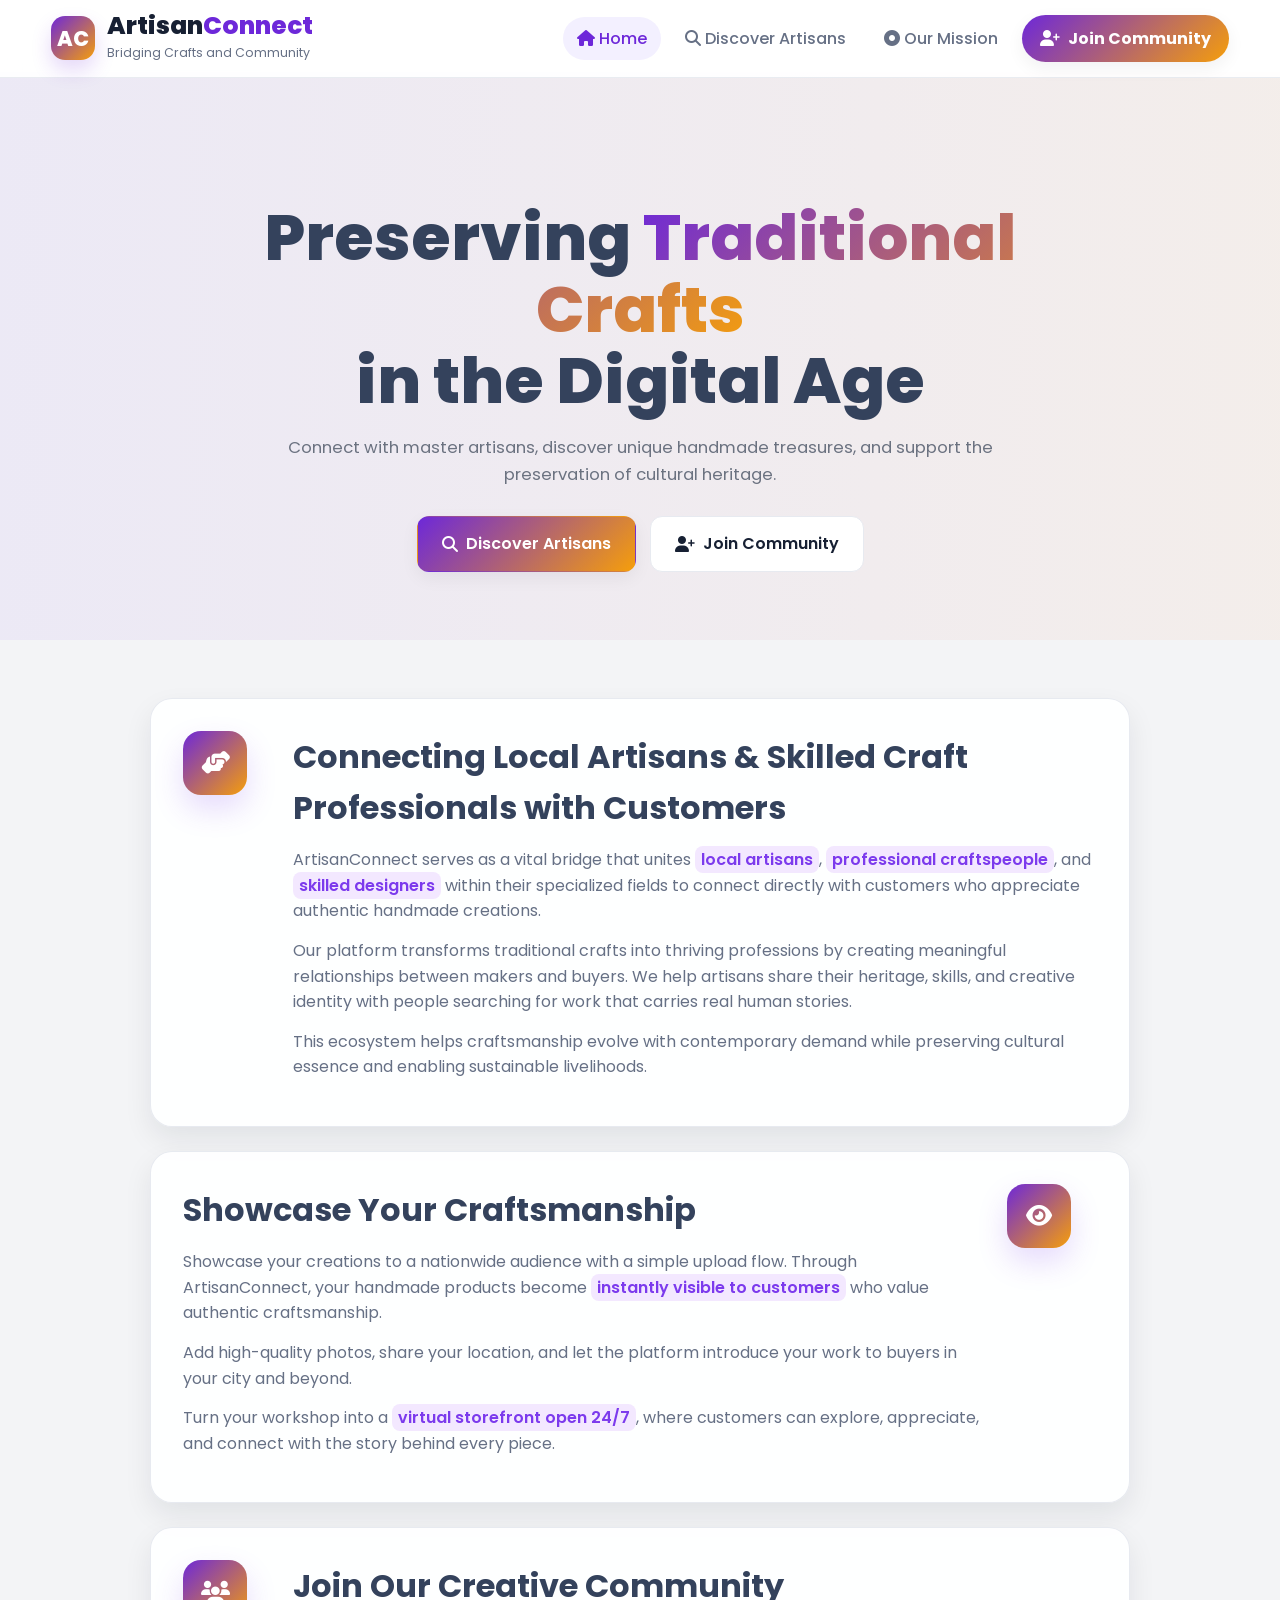
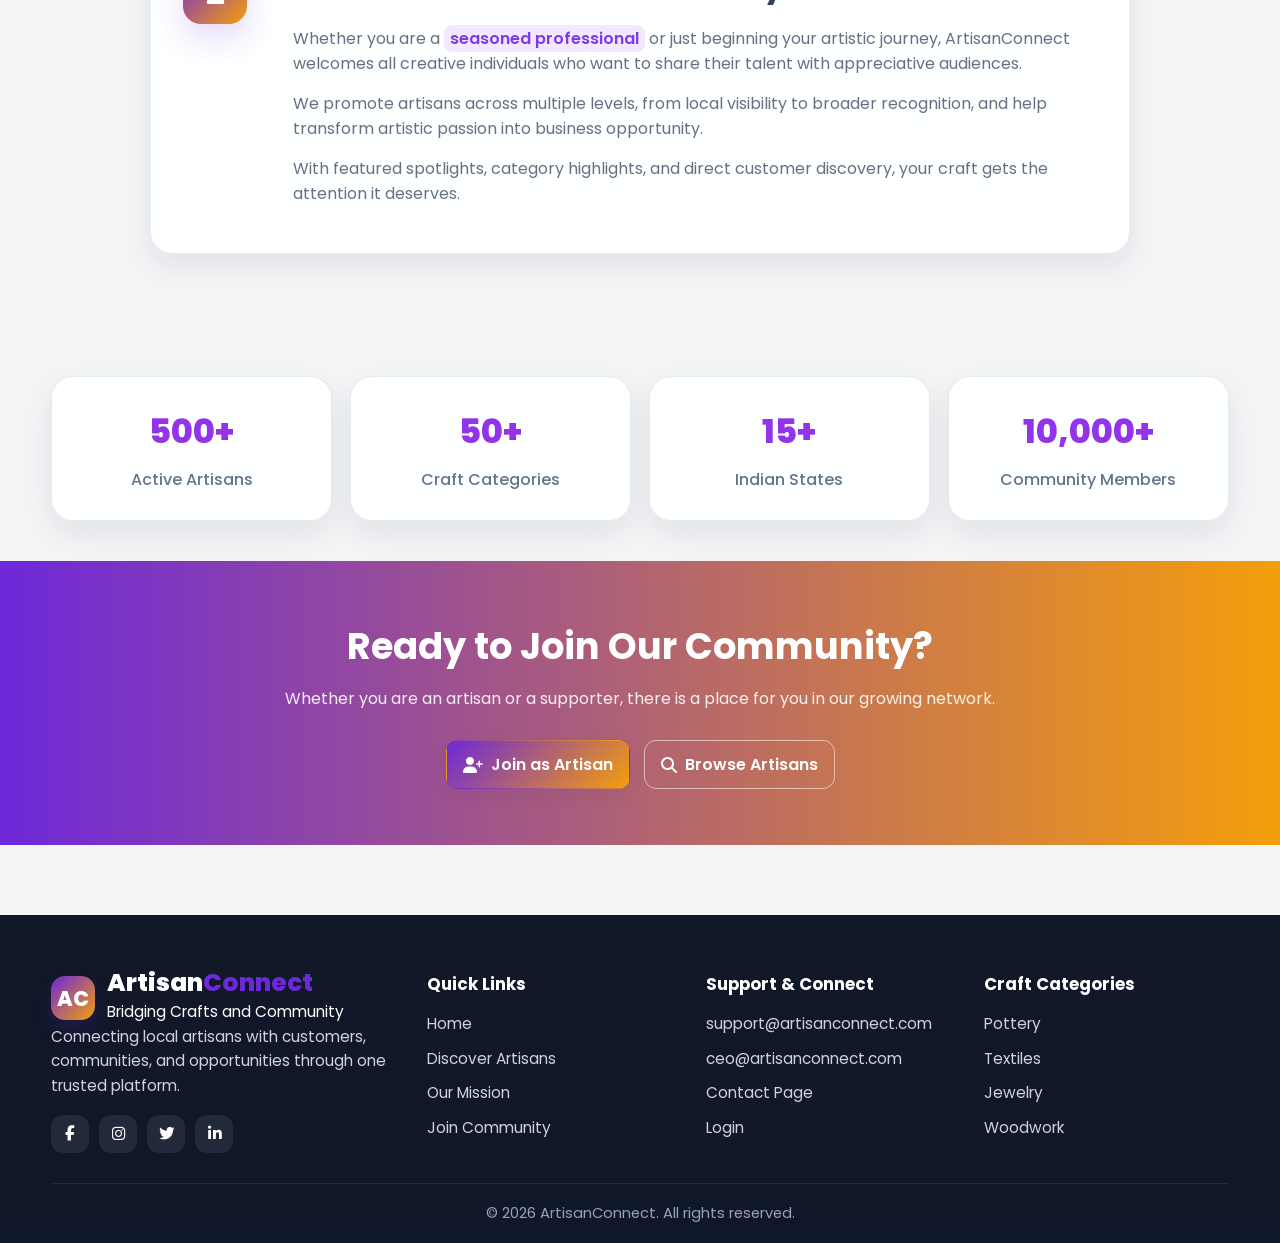
<file: index.html>
<!doctype html>
<html lang="en">
<head>
  <meta charset="UTF-8">
  <meta name="viewport" content="width=device-width,initial-scale=1.0">
  <title>ArtisanConnect - Bridging Crafts and Community</title>
  <meta name="description" content="Discover talented artisans, explore handmade products, and support traditional craftsmanship across India.">
  <link rel="preconnect" href="https://fonts.googleapis.com">
  <link rel="preconnect" href="https://fonts.gstatic.com" crossorigin>
  <link href="https://fonts.googleapis.com/css2?family=Poppins:wght@300;400;500;600;700;800&display=swap" rel="stylesheet">
  <link rel="stylesheet" href="https://cdnjs.cloudflare.com/ajax/libs/font-awesome/6.5.2/css/all.min.css">
  <link rel="stylesheet" href="css/style.css">
  <link rel="stylesheet" href="css/guest-experience.css">
</head>
<body class="home-page marketplace-page">
  <header class="main-header">
    <div class="container header-container">
      <a href="index.html" class="logo">  
        <div class="logo-icon">AC</div>
        <div class="logo-text">
          <h1>Artisan<span>Connect</span></h1>
          <p>Bridging Crafts and Community</p>
        </div>
      </a>

      <nav class="main-nav" id="mainNav">
        <ul>
          <li><a href="index.html" class="nav-link active"><i class="fas fa-house"></i> Home</a></li>
          <li><a href="artisans.html" class="nav-link"><i class="fas fa-magnifying-glass"></i> Discover Artisans</a></li>
          <li><a href="about.html" class="nav-link"><i class="fas fa-circle-dot"></i> Our Mission</a></li>
          <li><a href="join-community.html" class="btn-cta"><i class="fas fa-user-plus"></i> Join Community</a></li>
        </ul>
      </nav>

      <button class="menu-toggle" id="menuToggle" aria-label="Toggle menu">
        <span></span>
        <span></span>
        <span></span>
      </button>
    </div>
  </header>

  <main>
    <section class="hero-section marketplace-hero">
      <div class="container hero-layout">
        <div class="hero-copy text-center">
          <h1>Preserving <span class="text-gradient">Traditional Crafts</span><br>in the Digital Age</h1>
          <p>
            Connect with master artisans, discover unique handmade treasures,
            and support the preservation of cultural heritage.
          </p>
          <div class="hero-actions center-actions">
            <a href="artisans.html" class="btn btn-primary btn-lg"><i class="fas fa-magnifying-glass"></i> Discover Artisans</a>
            <a href="join-community.html" class="btn btn-outline btn-lg"><i class="fas fa-user-plus"></i> Join Community</a>
          </div>
        </div>
      </div>
    </section>

    <section class="feature-stack section-space">
      <div class="container narrow-stack">
        <article class="story-card alternate-card">
          <div class="story-icon"><i class="fas fa-handshake-angle"></i></div>
          <div>
            <h2>Connecting Local Artisans &amp; Skilled Craft Professionals with Customers</h2>
            <p>
              ArtisanConnect serves as a vital bridge that unites <span class="inline-highlight">local artisans</span>,
              <span class="inline-highlight">professional craftspeople</span>, and <span class="inline-highlight">skilled designers</span>
              within their specialized fields to connect directly with customers who appreciate authentic handmade creations.
            </p>
            <p>
              Our platform transforms traditional crafts into thriving professions by creating meaningful relationships between makers and buyers.
              We help artisans share their heritage, skills, and creative identity with people searching for work that carries real human stories.
            </p>
            <p>
              This ecosystem helps craftsmanship evolve with contemporary demand while preserving cultural essence and enabling sustainable livelihoods.
            </p>
          </div>
        </article>

        <article class="story-card alternate-card reverse-icon">
          <div>
            <h2>Showcase Your Craftsmanship</h2>
            <p>
              Showcase your creations to a nationwide audience with a simple upload flow.
              Through ArtisanConnect, your handmade products become <span class="inline-highlight">instantly visible to customers</span>
              who value authentic craftsmanship.
            </p>
            <p>
              Add high-quality photos, share your location, and let the platform introduce your work to buyers in your city and beyond.
            </p>
            <p>
              Turn your workshop into a <span class="inline-highlight">virtual storefront open 24/7</span>, where customers can explore, appreciate,
              and connect with the story behind every piece.
            </p>
          </div>
          <div class="story-icon"><i class="fas fa-eye"></i></div>
        </article>

        <article class="story-card alternate-card">
          <div class="story-icon"><i class="fas fa-users"></i></div>
          <div>
            <h2>Join Our Creative Community</h2>
            <p>
              Whether you are a <span class="inline-highlight">seasoned professional</span> or just beginning your artistic journey,
              ArtisanConnect welcomes all creative individuals who want to share their talent with appreciative audiences.
            </p>
            <p>
              We promote artisans across multiple levels, from local visibility to broader recognition, and help transform artistic passion into business opportunity.
            </p>
            <p>
              With featured spotlights, category highlights, and direct customer discovery, your craft gets the attention it deserves.
            </p>
          </div>
        </article>
      </div>
    </section>

    <section class="stats-strip section-space-sm">
      <div class="container stats-row">
        <div class="stat-box"><strong>500+</strong><span>Active Artisans</span></div>
        <div class="stat-box"><strong>50+</strong><span>Craft Categories</span></div>
        <div class="stat-box"><strong>15+</strong><span>Indian States</span></div>
        <div class="stat-box"><strong>10,000+</strong><span>Community Members</span></div>
      </div>
    </section>

    <section class="cta-band">
      <div class="container text-center text-white">
        <h2>Ready to Join Our Community?</h2>
        <p>Whether you are an artisan or a supporter, there is a place for you in our growing network.</p>
        <div class="hero-actions center-actions">
          <a href="join-community.html" class="btn btn-primary"><i class="fas fa-user-plus"></i> Join as Artisan</a>
          <a href="artisans.html" class="btn btn-outline light-outline"><i class="fas fa-magnifying-glass"></i> Browse Artisans</a>
        </div>
      </div>
    </section>
  </main>

  <footer class="main-footer">
    <div class="container">
      <div class="footer-content">
        <div class="footer-col footer-brand">
          <a href="index.html" class="logo">
            <div class="logo-icon">AC</div>
            <div class="logo-text">
              <h1>Artisan<span>Connect</span></h1>
              <p>Bridging Crafts and Community</p>
            </div>
          </a>
          <p>Bridging the gap between traditional artisans and modern audiences.</p>
          <div class="footer-social">
            <a href="#"><i class="fab fa-facebook-f"></i></a>
            <a href="#"><i class="fab fa-instagram"></i></a>
            <a href="#"><i class="fab fa-twitter"></i></a>
            <a href="#"><i class="fab fa-linkedin-in"></i></a>
          </div>
        </div>

        <div class="footer-col">
          <h3>Quick Links</h3>
          <ul>
            <li><a href="index.html">Home</a></li>
            <li><a href="artisans.html">Discover Artisans</a></li>
            <li><a href="about.html">Our Mission</a></li>
            <li><a href="join-community.html">Join Community</a></li>
          </ul>
        </div>

        <div class="footer-col">
          <h3>Craft Categories</h3>
          <ul>
            <li><a href="artisans.html?craft=pottery">Pottery</a></li>
            <li><a href="artisans.html?craft=textiles">Textiles</a></li>
            <li><a href="artisans.html?craft=jewelry">Jewelry</a></li>
            <li><a href="artisans.html?craft=woodwork">Woodwork</a></li>
          </ul>
        </div>

        <div class="footer-col">
          <h3>Contact Us</h3>
          <ul>
            <li><i class="fas fa-envelope"></i> hello@artisanconnect.com</li>
            <li><i class="fas fa-phone"></i> +91 12345 67890</li>
            <li><i class="fas fa-comments"></i> Live Chat</li>
          </ul>
        </div>
      </div>
      <div class="footer-bottom">© <span id="currentYear"></span> ArtisanConnect. All rights reserved.</div>
    </div>
  </footer>

  <script src="js/main.js"></script>
</body>
</html>
</file>
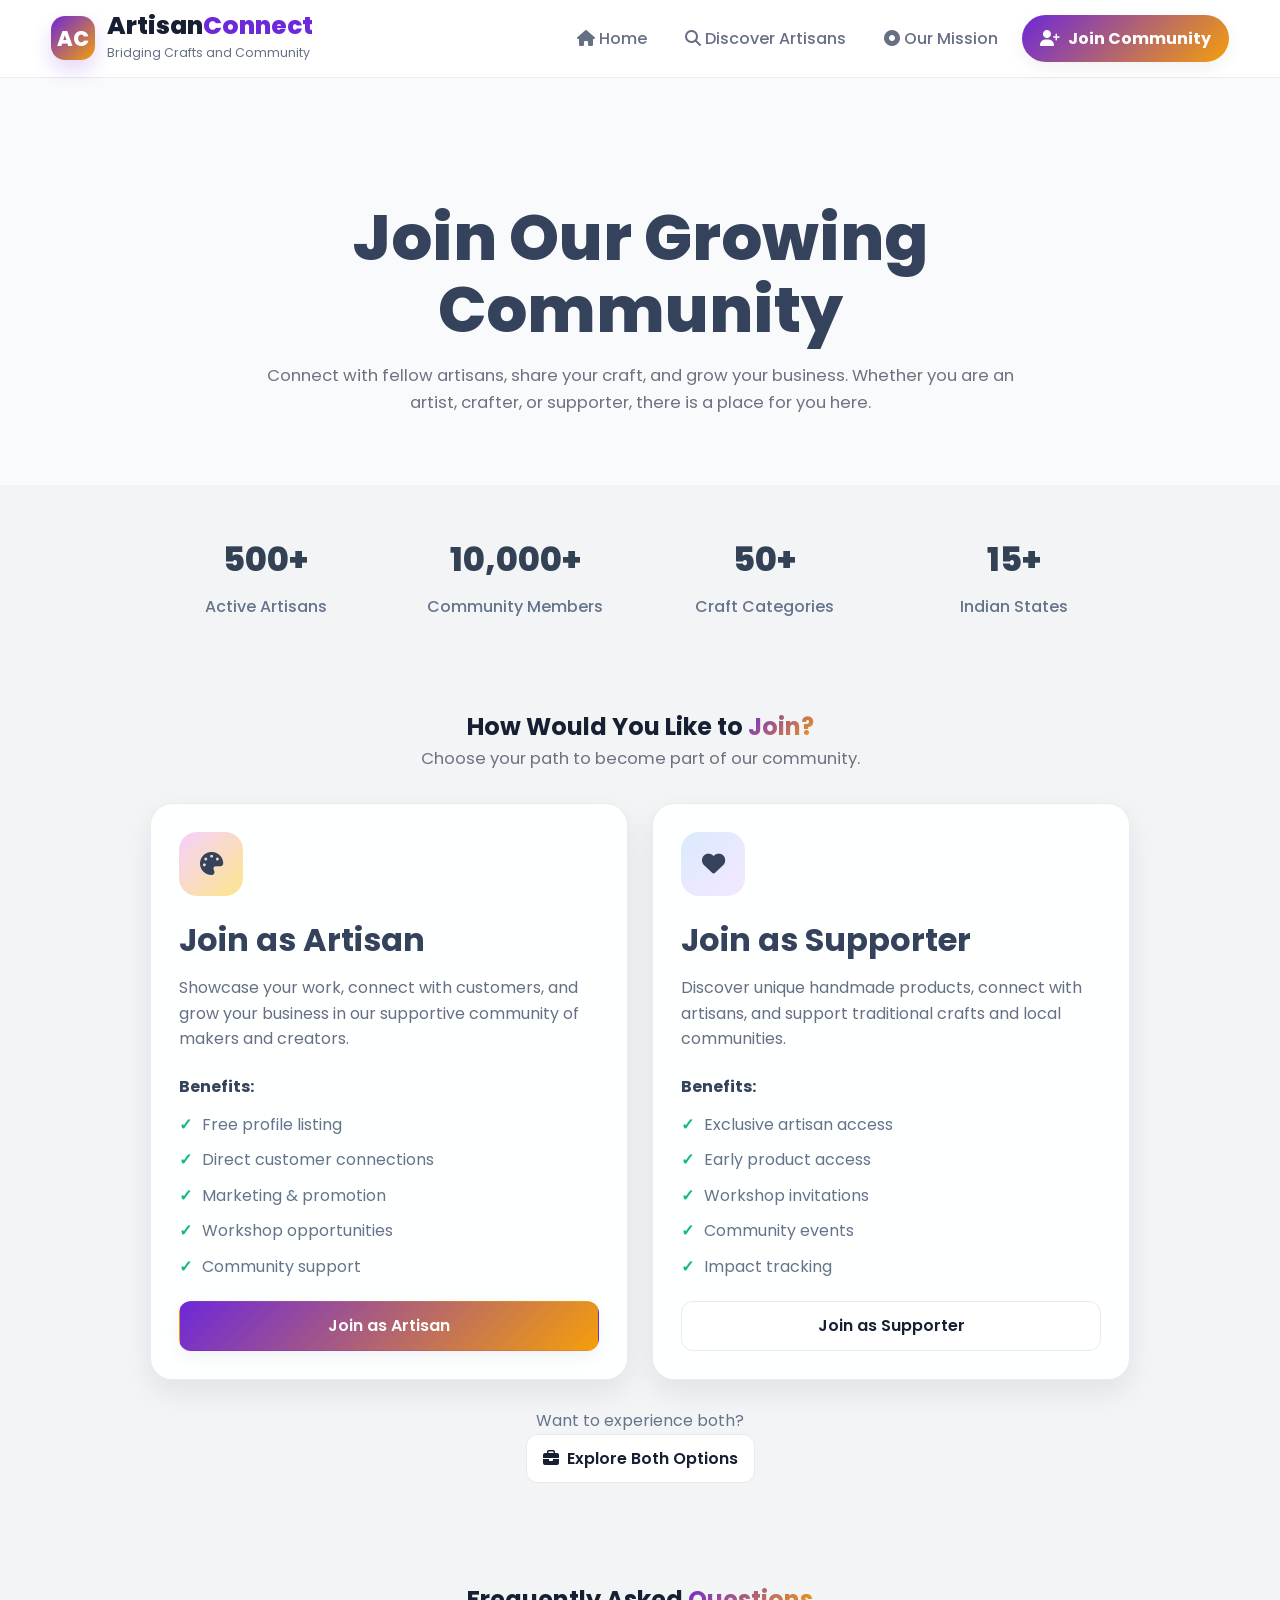
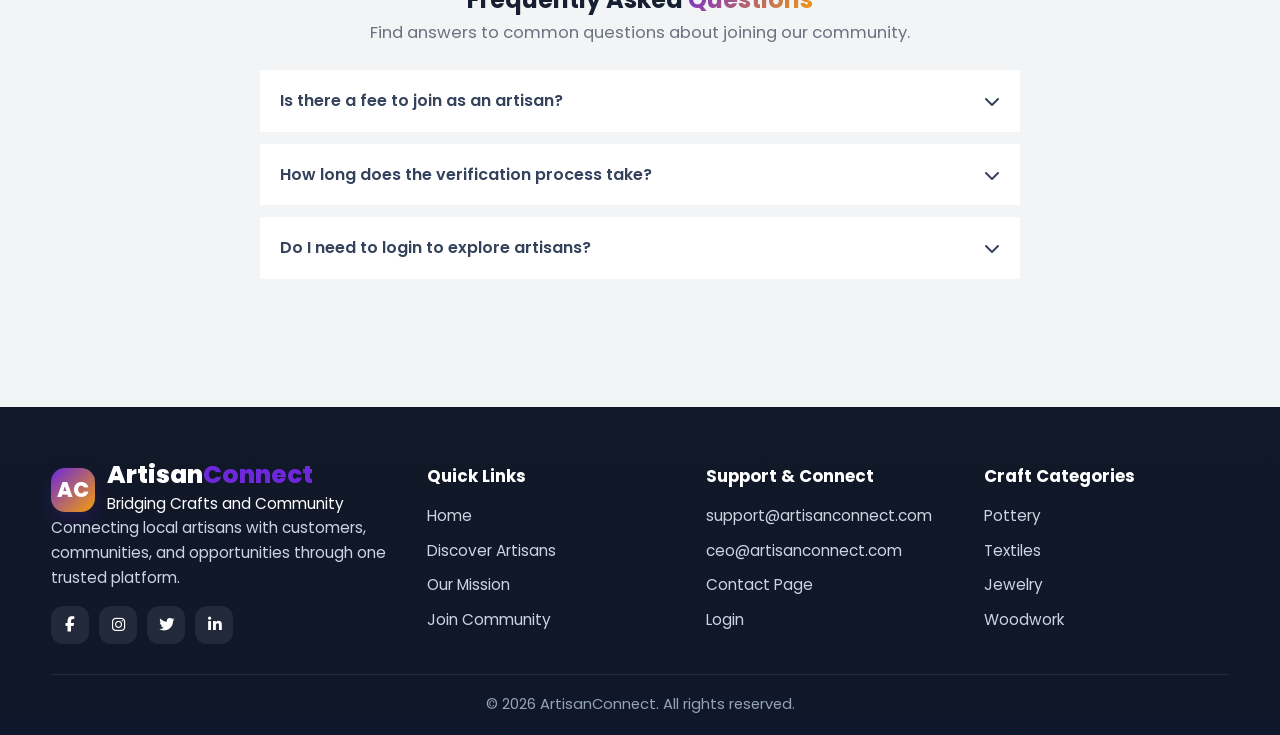
<file: join-community.html>
<!doctype html>
<html lang="en">
<head>
  <meta charset="UTF-8">
  <meta name="viewport" content="width=device-width,initial-scale=1.0">
  <title>Join Community - ArtisanConnect</title>
  <meta name="description" content="Join ArtisanConnect as an artisan or supporter. Users can explore the platform without login and sign in only when they want to take action.">
  <link rel="preconnect" href="https://fonts.googleapis.com">
  <link rel="preconnect" href="https://fonts.gstatic.com" crossorigin>
  <link href="https://fonts.googleapis.com/css2?family=Poppins:wght@300;400;500;600;700;800&display=swap" rel="stylesheet">
  <link rel="stylesheet" href="https://cdnjs.cloudflare.com/ajax/libs/font-awesome/6.5.2/css/all.min.css">
  <link rel="stylesheet" href="css/style.css">
  <link rel="stylesheet" href="css/guest-experience.css">
</head>
<body class="join-page marketplace-page">
  <header class="main-header">
    <div class="container header-container">
      <a href="index.html" class="logo">
        <div class="logo-icon">AC</div>
        <div class="logo-text">
          <h1>Artisan<span>Connect</span></h1>
          <p>Bridging Crafts and Community</p>
        </div>
      </a>

      <nav class="main-nav" id="mainNav">
        <ul>
          <li><a href="index.html" class="nav-link"><i class="fas fa-house"></i> Home</a></li>
          <li><a href="artisans.html" class="nav-link"><i class="fas fa-magnifying-glass"></i> Discover Artisans</a></li>
          <li><a href="about.html" class="nav-link"><i class="fas fa-circle-dot"></i> Our Mission</a></li>
          <li><a href="join-community.html" class="btn-cta"><i class="fas fa-user-plus"></i> Join Community</a></li>
        </ul>
      </nav>

      <button class="menu-toggle" id="menuToggle" aria-label="Toggle menu">
        <span></span><span></span><span></span>
      </button>
    </div>
  </header>

  <main>
    <section class="page-banner muted-banner">
      <div class="container text-center narrow-content">
        <h1>Join Our Growing Community</h1>
        <p>Connect with fellow artisans, share your craft, and grow your business. Whether you are an artist, crafter, or supporter, there is a place for you here.</p>
      </div>
    </section>

    <section class="section-space-sm">
      <div class="container stats-row compact-stats top-align-stats">
        <div class="plain-stat"><strong>500+</strong><span>Active Artisans</span></div>
        <div class="plain-stat"><strong>10,000+</strong><span>Community Members</span></div>
        <div class="plain-stat"><strong>50+</strong><span>Craft Categories</span></div>
        <div class="plain-stat"><strong>15+</strong><span>Indian States</span></div>
      </div>
    </section>

    <section class="section-space-sm">
      <div class="container text-center narrow-content">
        <h2>How Would You Like to <span class="text-gradient">Join?</span></h2>
        <p>Choose your path to become part of our community.</p>
      </div>

      <div class="container join-options-grid">
        <article class="join-option-card">
          <div class="story-icon soft-art"><i class="fas fa-palette"></i></div>
          <h3>Join as Artisan</h3>
          <p>Showcase your work, connect with customers, and grow your business in our supportive community of makers and creators.</p>
          <div class="benefits-list">
            <strong>Benefits:</strong>
            <ul>
              <li>Free profile listing</li>
              <li>Direct customer connections</li>
              <li>Marketing & promotion</li>
              <li>Workshop opportunities</li>
              <li>Community support</li>
            </ul>
          </div>
          <button type="button" class="btn btn-primary btn-full action-requires-auth" id="joinAsArtisanBtn" data-redirect="create-artisan-profile.html">Join as Artisan</button>
        </article>

        <article class="join-option-card">
          <div class="story-icon soft-support"><i class="fas fa-heart"></i></div>
          <h3>Join as Supporter</h3>
          <p>Discover unique handmade products, connect with artisans, and support traditional crafts and local communities.</p>
          <div class="benefits-list">
            <strong>Benefits:</strong>
            <ul>
              <li>Exclusive artisan access</li>
              <li>Early product access</li>
              <li>Workshop invitations</li>
              <li>Community events</li>
              <li>Impact tracking</li>
            </ul>
          </div>
          <button type="button" class="btn btn-outline btn-full action-requires-auth" id="joinAsSupporterBtn" data-redirect="my-account.html">Join as Supporter</button>
        </article>
      </div>

      <div class="text-center dual-option-block">
        <p>Want to experience both?</p>
        <button type="button" class="btn btn-outline action-requires-auth" data-redirect="my-account.html"><i class="fas fa-briefcase"></i> Explore Both Options</button>
      </div>
    </section>

    <section class="section-space faq-section">
      <div class="container narrow-content text-center">
        <h2>Frequently Asked <span class="text-gradient">Questions</span></h2>
        <p>Find answers to common questions about joining our community.</p>
      </div>

      <div class="container faq-list-simple">
        <div class="faq-item simple-faq">
          <button class="faq-question" type="button">Is there a fee to join as an artisan?<i class="fas fa-chevron-down"></i></button>
          <div class="faq-answer"><p>No. Browsing the website is open to everyone, and creating an artisan account can start with a free profile listing.</p></div>
        </div>
        <div class="faq-item simple-faq">
          <button class="faq-question" type="button">How long does the verification process take?<i class="fas fa-chevron-down"></i></button>
          <div class="faq-answer"><p>Basic profile review can usually be completed quickly after signup, depending on the information and images submitted.</p></div>
        </div>
        <div class="faq-item simple-faq">
          <button class="faq-question" type="button">Do I need to login to explore artisans?<i class="fas fa-chevron-down"></i></button>
          <div class="faq-answer"><p>No. Visitors can browse the full website without login. Login or signup is required only when messaging an artisan or creating an artisan profile.</p></div>
        </div>
      </div>
    </section>
  </main>

  <script src="js/main.js"></script>
  <script type="module" src="js/join-community.js"></script>
</body>
</html>
</file>
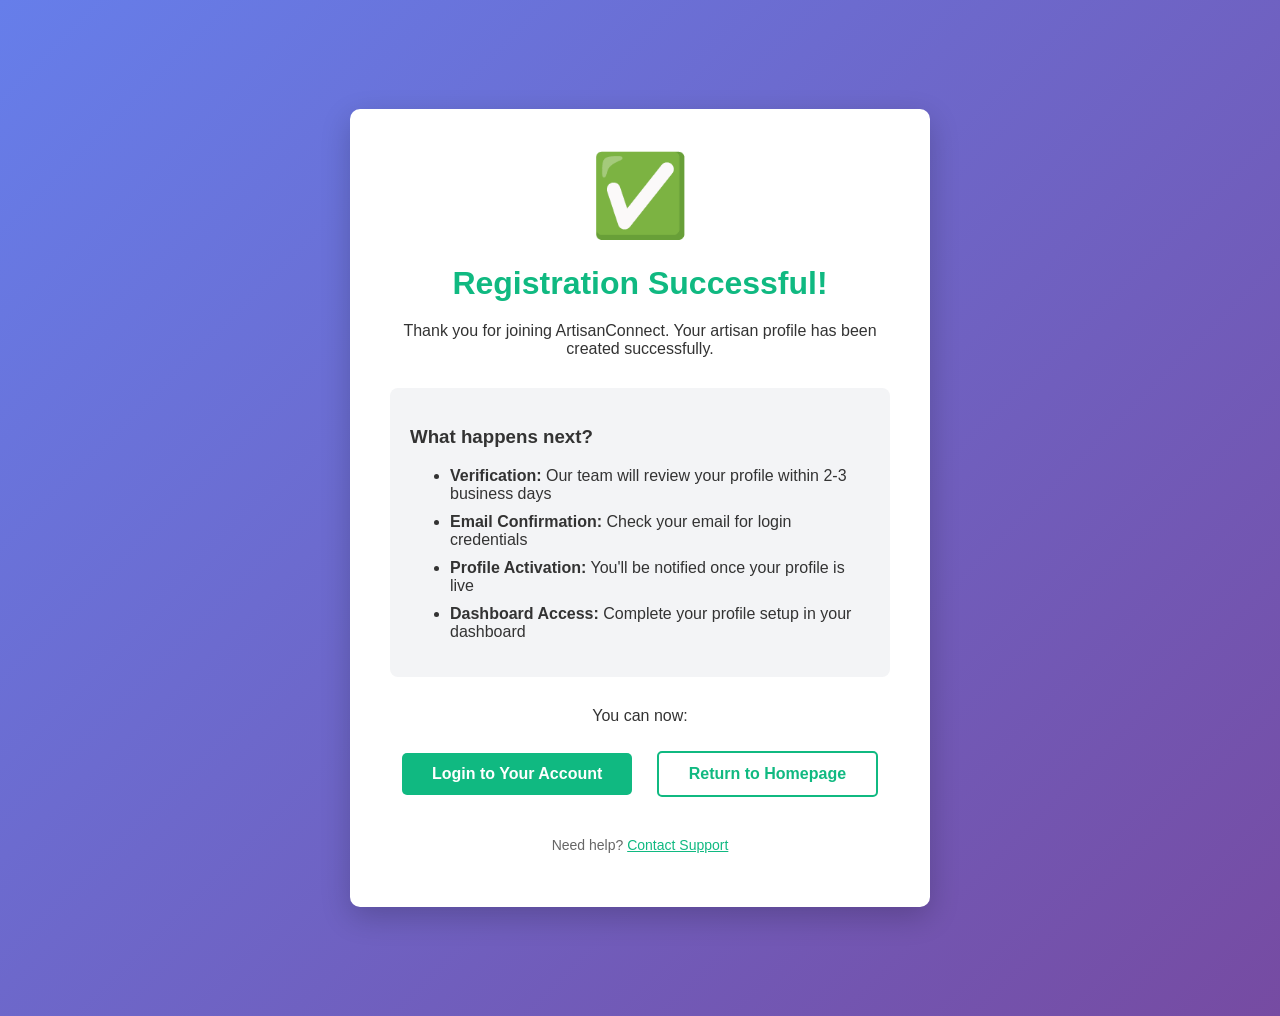
<file: thank-you.html>
<!DOCTYPE html>
<html lang="en">
<head>
    <meta charset="UTF-8">
    <meta name="viewport" content="width=device-width, initial-scale=1.0">
    <title>Registration Successful - ArtisanConnect</title>
    <style>
        body {
            font-family: Arial, sans-serif;
            text-align: center;
            padding: 50px;
            background: linear-gradient(135deg, #667eea 0%, #764ba2 100%);
            color: white;
            min-height: 100vh;
            display: flex;
            align-items: center;
            justify-content: center;
        }
        
        .success-container {
            background: white;
            color: #333;
            padding: 40px;
            border-radius: 10px;
            box-shadow: 0 10px 30px rgba(0,0,0,0.2);
            max-width: 500px;
        }
        
        .checkmark {
            font-size: 80px;
            color: #10b981;
            margin-bottom: 20px;
        }
        
        h1 {
            color: #10b981;
            margin-bottom: 20px;
        }
        
        .next-steps {
            text-align: left;
            margin: 30px 0;
            padding: 20px;
            background: #f3f4f6;
            border-radius: 8px;
        }
        
        .next-steps li {
            margin: 10px 0;
        }
        
        .btn {
            display: inline-block;
            padding: 12px 30px;
            background: #10b981;
            color: white;
            text-decoration: none;
            border-radius: 5px;
            font-weight: bold;
            margin: 10px;
            transition: background 0.3s;
        }
        
        .btn:hover {
            background: #0da271;
        }
        
        .btn-outline {
            background: transparent;
            border: 2px solid #10b981;
            color: #10b981;
        }
        
        .btn-outline:hover {
            background: #10b981;
            color: white;
        }
    </style>
</head>
<body>
    <div class="success-container">
        <div class="checkmark">✅</div>
        <h1>Registration Successful!</h1>
        
        <p>Thank you for joining ArtisanConnect. Your artisan profile has been created successfully.</p>
        
        <div class="next-steps">
            <h3>What happens next?</h3>
            <ul>
                <li><strong>Verification:</strong> Our team will review your profile within 2-3 business days</li>
                <li><strong>Email Confirmation:</strong> Check your email for login credentials</li>
                <li><strong>Profile Activation:</strong> You'll be notified once your profile is live</li>
                <li><strong>Dashboard Access:</strong> Complete your profile setup in your dashboard</li>
            </ul>
        </div>
        
        <p>You can now:</p>
        
        <a href="login.html" class="btn">Login to Your Account</a>
        <a href="index.html" class="btn btn-outline">Return to Homepage</a>
        
        <p style="margin-top: 30px; font-size: 14px; color: #666;">
            Need help? <a href="contact.html" style="color: #10b981;">Contact Support</a>
        </p>
    </div>
    
    <script>
        // Auto-check Firebase to confirm data saved
        setTimeout(() => {
            console.log("✅ Registration verified in Firebase");
        }, 1000);
    </script>
</body>
</html>
</file>
<file: css/style.css>
:root{
  --bg:#f6f7fb;
  --surface:#ffffff;
  --surface-2:#f8fafc;
  --text:#172033;
  --muted:#667085;
  --line:#e7eaf0;

  --primary:#6d28d9;
  --primary-2:#8b5cf6;
  --accent:#f59e0b;
  --success:#10b981;
  --danger:#ef4444;

  --header:#ffffffee;
  --footer:#111827;
  --footer-soft:#1f2937;

  --shadow-sm:0 6px 18px rgba(15,23,42,.06);
  --shadow-md:0 12px 28px rgba(15,23,42,.08);
  --shadow-lg:0 20px 45px rgba(15,23,42,.12);

  --radius:18px;
  --radius-sm:12px;
  --container:1200px;
}

*{margin:0;padding:0;box-sizing:border-box}
html{scroll-behavior:smooth}
body{
  font-family:'Poppins',sans-serif;
  background:linear-gradient(180deg,#f8fafc 0%,#f4f6fb 100%);
  color:var(--text);
  line-height:1.6;
  overflow-x:hidden;
}
img{display:block;max-width:100%}
a{text-decoration:none;color:inherit}
button,input,textarea,select{font:inherit}

.container{
  width:min(var(--container),92%);
  margin:0 auto;
}

.bg-circles{
  position:fixed;
  inset:0;
  z-index:-1;
  overflow:hidden;
}
.bg-circle{
  position:absolute;
  border-radius:50%;
  filter:blur(10px);
  background:radial-gradient(circle,rgba(139,92,246,.14),rgba(245,158,11,.06));
}
.circle-1{width:420px;height:420px;top:-160px;right:-100px}
.circle-2{width:300px;height:300px;left:-80px;bottom:-80px}
.circle-3{width:220px;height:220px;left:50%;top:48%;transform:translate(-50%,-50%)}

.main-header{
  position:fixed;
  top:0;
  left:0;
  width:100%;
  z-index:1000;
  background:var(--header);
  backdrop-filter:blur(16px);
  border-bottom:1px solid rgba(231,234,240,.9);
  transition:.25s ease;
}
.main-header.scrolled{
  box-shadow:var(--shadow-sm);
}
.header-container{
  display:flex;
  align-items:center;
  justify-content:space-between;
  gap:20px;
  padding:14px 0;
}
.logo{
  display:flex;
  align-items:center;
  gap:12px;
}
.logo-icon{
  width:44px;
  height:44px;
  border-radius:14px;
  display:grid;
  place-items:center;
  color:#fff;
  font-weight:800;
  font-size:1.3rem;
  background:linear-gradient(135deg,var(--primary),var(--accent));
  box-shadow:0 10px 20px rgba(109,40,217,.18);
}
.logo-text h1{
  font-size:1.55rem;
  font-weight:800;
  line-height:1;
  color:var(--text);
}
.logo-text h1 span{color:var(--primary)}
.logo-text p{
  font-size:.78rem;
  color:var(--muted);
  margin-top:4px;
}

.main-nav ul{
  display:flex;
  align-items:center;
  gap:10px;
  list-style:none;
}
.nav-link{
  padding:10px 14px;
  border-radius:999px;
  color:var(--muted);
  font-weight:500;
  transition:.2s ease;
}
.nav-link:hover,
.nav-link.active{
  color:var(--primary);
  background:#f3f0ff;
}
.btn-cta,
.btn{
  display:inline-flex;
  align-items:center;
  justify-content:center;
  gap:8px;
  border:none;
  cursor:pointer;
  transition:.22s ease;
}
.btn-cta{
  padding:11px 18px;
  border-radius:999px;
  color:#fff;
  font-weight:700;
  background:linear-gradient(135deg,var(--primary),var(--accent));
  box-shadow:var(--shadow-sm);
}
.btn-cta:hover{transform:translateY(-1px)}

.menu-toggle{
  display:none;
  flex-direction:column;
  gap:4px;
  background:none;
  border:none;
}
.menu-toggle span{
  width:24px;
  height:2px;
  border-radius:999px;
  background:var(--text);
}

.btn{
  padding:11px 16px;
  border-radius:12px;
  font-weight:600;
  border:1px solid transparent;
}
.btn-primary{
  color:#fff;
  background:linear-gradient(135deg,var(--primary),var(--accent));
  box-shadow:var(--shadow-sm);
}
.btn-primary:hover{transform:translateY(-1px)}
.btn-outline{
  color:var(--text);
  background:#fff;
  border-color:var(--line);
}
.btn-outline:hover{
  border-color:var(--primary);
  color:var(--primary);
}
.btn-secondary{
  color:var(--text);
  background:var(--surface-2);
  border:1px solid var(--line);
}
.btn-sm{padding:8px 12px;font-size:.9rem}
.btn-lg{padding:14px 24px;font-size:1rem}
.btn-full{width:100%}

.text-center{text-align:center}
.text-white{color:#fff}
.text-sm{font-size:.95rem;color:var(--muted)}
.text-gradient{
  background:linear-gradient(135deg,var(--primary),var(--accent));
  -webkit-background-clip:text;
  background-clip:text;
  -webkit-text-fill-color:transparent;
}
.highlight{
  background:linear-gradient(135deg,var(--primary),var(--accent));
  -webkit-background-clip:text;
  background-clip:text;
  -webkit-text-fill-color:transparent;
}

input,textarea,select,.form-control,.filter-select{
  width:100%;
  padding:.92rem 1rem;
  background:#fff;
  color:var(--text);
  border:1px solid var(--line);
  border-radius:12px;
  outline:none;
  transition:.2s ease;
}
input:focus,textarea:focus,select:focus,
.form-control:focus,.filter-select:focus{
  border-color:var(--primary-2);
  box-shadow:0 0 0 4px rgba(139,92,246,.10);
}

.main-footer{
  margin-top:70px;
  background:linear-gradient(180deg,var(--footer) 0%,#0f172a 100%);
  color:#e5e7eb;
  padding:56px 0 18px;
}
.footer-content{
  display:grid;
  grid-template-columns:1.4fr 1fr 1fr 1fr;
  gap:34px;
  align-items:start;
}
.footer-col h3{
  font-size:1.05rem;
  margin-bottom:14px;
  color:#fff;
}
.footer-col p,
.footer-col li,
.footer-col a{
  color:#cbd5e1;
  font-size:.96rem;
}
.footer-col ul{
  list-style:none;
  display:grid;
  gap:10px;
}
.footer-col a:hover{color:#fff}
.footer-brand .logo-text h1,
.footer-brand .logo-text p{
  color:#fff;
}
.footer-social{
  display:flex;
  gap:10px;
  margin-top:16px;
}
.footer-social a{
  width:38px;
  height:38px;
  border-radius:12px;
  display:grid;
  place-items:center;
  background:rgba(255,255,255,.08);
  color:#fff;
  transition:.2s ease;
}
.footer-social a:hover{
  transform:translateY(-2px);
  background:linear-gradient(135deg,var(--primary),var(--accent));
}
.footer-bottom{
  margin-top:30px;
  padding-top:18px;
  border-top:1px solid rgba(255,255,255,.08);
  text-align:center;
  color:#94a3b8;
  font-size:.92rem;
}

.page-hero{
  padding:130px 0 54px;
  margin-top:70px;
}

.empty-state,
.card,
.form-container,
.search-section,
.artisan-card,
.review-card,
.widget-card{
  background:rgba(255,255,255,.92);
  border:1px solid rgba(231,234,240,.95);
  border-radius:var(--radius);
  box-shadow:var(--shadow-md);
}

.empty-state{
  padding:44px 22px;
  text-align:center;
}
.empty-state i{
  font-size:2rem;
  color:var(--primary);
  margin-bottom:10px;
}
.empty-state h3{margin-bottom:6px}

@media (max-width:980px){
  .main-nav{display:none}
  .main-nav.active{
    display:block;
    position:absolute;
    top:74px;
    left:0;
    width:100%;
    background:#fff;
    border-bottom:1px solid var(--line);
    box-shadow:var(--shadow-md);
  }
  .main-nav ul{
    flex-direction:column;
    align-items:flex-start;
    padding:14px;
  }
  .menu-toggle{display:flex}
  .footer-content{
    grid-template-columns:1fr 1fr;
  }
}
@media (max-width:640px){
  .footer-content{
    grid-template-columns:1fr;
  }
  .logo-text h1{font-size:1.3rem}
}
</file>
<file: css/guest-experience.css>
.marketplace-page{
  background:#f3f4f6;
}

.hero-section,
.page-banner{
  padding:130px 0 68px;
  margin-top:72px;
}

.marketplace-hero{
  background:linear-gradient(90deg, rgba(124,58,237,.06), rgba(249,115,22,.05));
}

.hero-layout{
  display:flex;
  justify-content:center;
}

.hero-copy{
  max-width:780px;
}

.hero-copy h1,
.page-banner h1{
  font-size:clamp(2.2rem,5vw,4rem);
  line-height:1.12;
  margin-bottom:18px;
  font-weight:800;
  color:#34425c;
}

.hero-copy p,
.page-banner p,
.narrow-content p{
  max-width:760px;
  margin:0 auto;
  color:#6b7280;
  font-size:1.04rem;
}

.hero-actions{
  display:flex;
  gap:14px;
  flex-wrap:wrap;
  margin-top:28px;
}

.center-actions{justify-content:center}

.section-space{padding:58px 0}
.section-space-sm{padding:40px 0}
.pt-0{padding-top:0}

.narrow-stack,
.narrow-content,
.narrow-copy{max-width:980px;margin:0 auto}

.story-card,
.search-shell,
.join-option-card,
.mini-feature-card,
.gallery-panel,
.founder-image-card,
.founder-copy,
.stat-box,
.cardish{
  background:rgba(255,255,255,.92);
  border:1px solid rgba(231,234,240,.96);
  border-radius:22px;
  box-shadow:0 12px 28px rgba(15,23,42,.08);
}

.story-card{
  display:grid;
  grid-template-columns:90px 1fr;
  gap:20px;
  padding:32px;
  margin-bottom:24px;
  align-items:start;
}

.story-card.reverse-icon{
  grid-template-columns:1fr 90px;
}

.story-card h2{font-size:2rem;margin-bottom:14px;color:#34425c}
.story-card p{color:#667085;margin-bottom:14px}
.inline-highlight{
  background:#f3e8ff;
  color:#7c3aed;
  padding:2px 6px;
  border-radius:8px;
  font-weight:600;
}

.story-icon{
  width:64px;
  height:64px;
  border-radius:18px;
  display:grid;
  place-items:center;
  color:#fff;
  font-size:1.45rem;
  background:linear-gradient(135deg,var(--primary),var(--accent));
  box-shadow:0 14px 30px rgba(124,58,237,.18);
}
.story-icon.small{width:58px;height:58px;font-size:1.25rem}
.story-icon.soft-art{background:linear-gradient(135deg,#f5d0fe,#fde68a);color:#34425c;box-shadow:none}
.story-icon.soft-support{background:linear-gradient(135deg,#dbeafe,#f3e8ff);color:#34425c;box-shadow:none}

.stats-row{
  display:grid;
  grid-template-columns:repeat(4,1fr);
  gap:18px;
}

.stat-box{
  padding:28px 18px;
  text-align:center;
}
.stat-box strong,
.plain-stat strong{
  display:block;
  font-size:2.1rem;
  font-weight:800;
  color:#9333ea;
}
.stat-box span,
.plain-stat span{display:block;color:#64748b;font-weight:500;margin-top:8px}

.plain-stat{text-align:center;padding:8px}
.plain-stat strong{color:#334155}

.cta-band{
  background:linear-gradient(90deg,#6d28d9,#f59e0b);
  padding:56px 0;
}
.cta-band h2{font-size:2.3rem;margin-bottom:10px}
.cta-band p{max-width:720px;margin:0 auto;color:rgba(255,255,255,.9)}
.light-outline{border-color:rgba(255,255,255,.55)!important;color:#fff!important;background:transparent!important}
.light-outline:hover{background:rgba(255,255,255,.08)!important;border-color:#fff!important}

.page-banner.soft-banner{background:linear-gradient(90deg, rgba(124,58,237,.06), rgba(245,158,11,.04))}
.page-banner.discover-banner,.page-banner.muted-banner{background:rgba(255,255,255,.55)}

.mission-card-grid{
  display:grid;
  grid-template-columns:repeat(4,1fr);
  gap:20px;
}
.mini-feature-card{padding:26px 18px;text-align:center}
.mini-feature-card h3{margin:14px 0 8px;color:#34425c}
.mini-feature-card p{color:#6b7280;font-size:.95rem}

.section-pill{
  display:inline-flex;
  align-items:center;
  justify-content:center;
  padding:7px 14px;
  border-radius:999px;
  margin-bottom:14px;
  font-size:.8rem;
  font-weight:700;
  color:#fff;
  background:linear-gradient(135deg,var(--primary),var(--accent));
}
.small-pill{font-size:.72rem;padding:6px 12px}

.story-media-block{margin-top:30px}
.story-photo{max-width:680px;margin:0 auto;border-radius:24px;overflow:hidden;box-shadow:0 14px 34px rgba(15,23,42,.12)}
.story-photo img{width:100%;height:360px;object-fit:cover}
.caption-bar{
  max-width:680px;
  margin:14px auto 24px;
  background:#fff;
  padding:10px 14px;
  border:1px solid #e5e7eb;
  border-radius:14px;
  color:#667085;
}

.light-surface{background:#eef2f7}
.gallery-two-grid{
  display:grid;
  grid-template-columns:1fr 1fr;
  gap:24px;
  margin-top:28px;
}
.gallery-panel{overflow:hidden}
.gallery-panel img{width:100%;height:320px;object-fit:cover}
.gallery-panel figcaption{padding:16px 18px;text-align:center}
.gallery-panel h4{color:#34425c;margin-bottom:6px}
.gallery-panel p{color:#667085}

.compact-stats{max-width:980px;margin:0 auto}
.top-align-stats{align-items:start}

.leader-section .founder-layout{
  display:grid;
  grid-template-columns:380px 1fr;
  gap:26px;
  align-items:center;
  margin-top:30px;
}
.founder-image-card{overflow:hidden;padding:10px}
.founder-image-card img{width:100%;height:420px;object-fit:cover;border-radius:18px}
.founder-copy{padding:28px}
.founder-copy h3{font-size:2rem;color:#34425c}
.founder-role{color:#8b5cf6;font-weight:600;margin:.3rem 0 1rem}
.founder-copy blockquote{border-left:4px solid #8b5cf6;padding:16px 18px;margin:18px 0;background:#faf5ff;color:#6b7280;border-radius:14px}
.chip-row{display:flex;gap:10px;flex-wrap:wrap;margin:18px 0}
.chip{padding:9px 12px;background:#f8fafc;border:1px solid #e5e7eb;border-radius:999px;color:#667085;font-size:.92rem}

.search-shell{padding:18px}
.search-top-row{display:grid;grid-template-columns:1fr auto;gap:14px;align-items:center}
.search-field-wrap{position:relative}
.search-field-wrap i{position:absolute;left:16px;top:50%;transform:translateY(-50%);color:#94a3b8}
.search-field-wrap input{padding-left:42px}
.quick-filter-row{display:flex;gap:10px;flex-wrap:wrap;margin:16px 0}
.quick-pill,.tag-pill{
  border:none;
  cursor:pointer;
  padding:8px 12px;
  border-radius:999px;
  background:#f1f5f9;
  color:#64748b;
  font-weight:600;
}
.quick-pill.active,.tag-pill.active-tag{background:#ede9fe;color:#6d28d9}
.filters-grid{display:grid;grid-template-columns:repeat(5,1fr);gap:12px;align-items:end}
.filters-grid label{display:block;font-size:.88rem;color:#475569;margin-bottom:6px}
.clear-filter-btn{height:50px}
.recent-searches{display:grid;gap:12px}
.recent-searches > span{font-weight:600;color:#64748b}
.recent-pills{display:flex;gap:10px;flex-wrap:wrap}
.results-head{display:flex;justify-content:space-between;align-items:center;gap:16px;margin:26px 0 18px}
.results-head h2{color:#34425c;font-size:1.8rem}
.results-head p{color:#64748b}
.view-switcher{display:flex;gap:8px;align-items:center}
.map-placeholder{margin-bottom:18px;padding:20px;border:1px dashed #cbd5e1;border-radius:18px;background:#fff;color:#64748b}
.artisans-grid{display:grid;grid-template-columns:repeat(3,1fr);gap:18px}
.artisan-card{overflow:hidden}
.artisan-card .artisan-image{width:100%;height:210px;object-fit:cover}
.artisan-card-body{padding:16px}
.artisan-meta{display:flex;gap:10px;flex-wrap:wrap;color:#667085;font-size:.92rem;margin:8px 0}
.artisan-badges{position:absolute;top:12px;right:12px;display:flex;gap:8px;flex-wrap:wrap}
.badge-chip{padding:6px 10px;border-radius:999px;font-size:.72rem;font-weight:700;color:#fff}
.badge-verified{background:#10b981}
.badge-featured{background:#7c3aed}
.badge-new{background:#f59e0b}
.artisan-card-header{position:relative}
.rating-row{display:flex;align-items:center;gap:8px;color:#f59e0b;margin-bottom:8px}
.rating-row span{color:#64748b}
.artisan-desc{font-size:.93rem;color:#667085;min-height:48px}
.card-actions-row{display:flex;justify-content:space-between;align-items:center;gap:10px;margin-top:12px}
.wishlist-btn{width:34px;height:34px;border:1px solid #e2e8f0;border-radius:10px;background:#fff;color:#64748b}

.join-options-grid{display:grid;grid-template-columns:1fr 1fr;gap:24px;max-width:980px;margin:30px auto 0}
.join-option-card{padding:28px}
.join-option-card h3{font-size:2rem;color:#34425c;margin:18px 0 10px}
.join-option-card p{color:#667085}
.benefits-list{margin:22px 0}
.benefits-list strong{display:block;margin-bottom:12px;color:#34425c}
.benefits-list ul{list-style:none;display:grid;gap:10px;color:#64748b}
.benefits-list li::before{content:'✓';margin-right:10px;color:#10b981;font-weight:700}
.dual-option-block{margin-top:28px;color:#64748b}
.faq-list-simple{max-width:760px;margin:24px auto 0;display:grid;gap:12px}
.simple-faq{overflow:hidden}
.simple-faq .faq-question{width:100%;display:flex;align-items:center;justify-content:space-between;padding:18px 20px;border:none;background:#fff;font-weight:600;color:#34425c;cursor:pointer}
.simple-faq .faq-answer{max-height:0;overflow:hidden;transition:max-height .25s ease,padding .25s ease;padding:0 20px;color:#667085;background:#fff}
.simple-faq.active .faq-answer{max-height:140px;padding:0 20px 18px}

.form-page-main{padding:130px 0 56px}
.form-page-header{margin-bottom:24px}
.form-page-header h1{font-size:2.6rem;color:#34425c}
.form-page-header p{color:#667085;margin-top:10px}
.profile-form-card{padding:28px}
.two-column-grid{display:grid;grid-template-columns:1fr 1fr;gap:16px}
.form-hint{font-size:.84rem;color:#667085;margin-top:6px}
.consent-row{display:flex;align-items:flex-start;gap:10px}
.form-submit-row{margin-top:24px}

.hidden{display:none!important}

@media (max-width:1080px){
  .filters-grid{grid-template-columns:repeat(2,1fr)}
  .artisans-grid,
  .mission-card-grid,
  .stats-row,
  .join-options-grid,
  .leader-section .founder-layout{grid-template-columns:1fr 1fr}
}

@media (max-width:820px){
  .story-card,
  .story-card.reverse-icon,
  .search-top-row,
  .gallery-two-grid,
  .two-column-grid,
  .artisans-grid,
  .mission-card-grid,
  .stats-row,
  .join-options-grid,
  .leader-section .founder-layout{grid-template-columns:1fr}

  .results-head{flex-direction:column;align-items:flex-start}
  .hero-copy h1,.page-banner h1{font-size:2.5rem}
}

@media (max-width:560px){
  .hero-actions{flex-direction:column}
  .story-card{padding:22px}
  .join-option-card h3,.story-card h2{font-size:1.6rem}
  .form-page-header h1{font-size:2rem}
}
</file>
